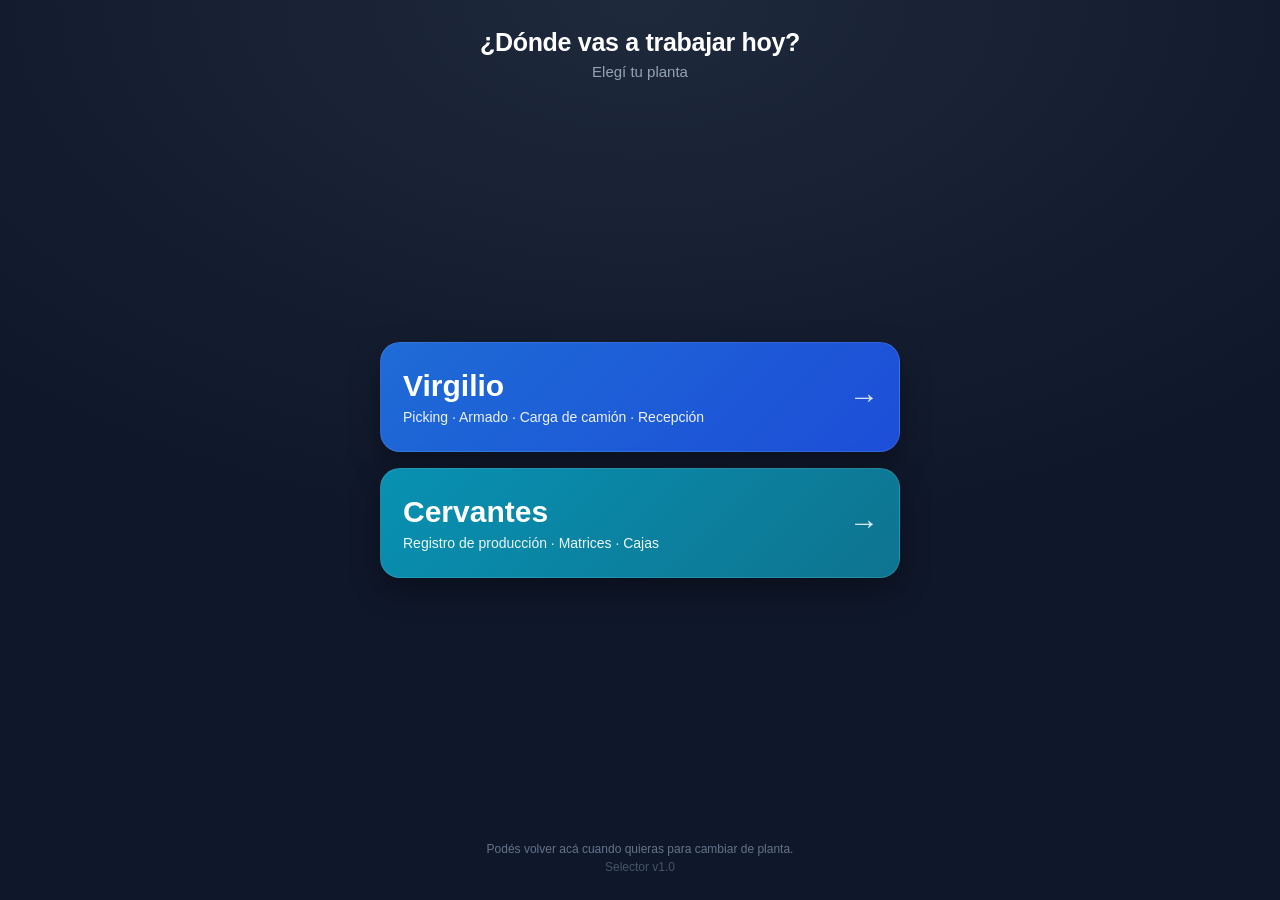
<file: selector/index.html>
<!DOCTYPE html>
<html lang="es-AR">
<head>
  <meta charset="UTF-8">
  <meta name="viewport" content="width=device-width, initial-scale=1, viewport-fit=cover">
  <title>Producción — Elegí tu planta</title>
  <meta name="theme-color" content="#0f172a">
  <link rel="manifest" href="manifest.json">
  <link rel="apple-touch-icon" href="icon.svg">
  <meta name="apple-mobile-web-app-capable" content="yes">
  <meta name="apple-mobile-web-app-status-bar-style" content="black-translucent">
  <meta name="apple-mobile-web-app-title" content="Producción">
  <style>
    :root{
      --bg:#0f172a; --card-vir-a:#1e6bd6; --card-vir-b:#1d4ed8;
      --card-cer-a:#0891b2; --card-cer-b:#0e7490; --ink:#fff;
    }
    *{ box-sizing:border-box; -webkit-tap-highlight-color:transparent; }
    html,body{ margin:0; height:100%; }
    body{
      font-family:-apple-system,BlinkMacSystemFont,"Segoe UI",Roboto,sans-serif;
      background:radial-gradient(120% 100% at 50% 0%, #1e293b 0%, var(--bg) 60%);
      color:var(--ink); min-height:100dvh;
      padding:calc(env(safe-area-inset-top) + 28px) 18px calc(env(safe-area-inset-bottom) + 24px);
      display:flex; flex-direction:column;
    }
    header{ text-align:center; margin-bottom:22px; }
    h1{ font-size:25px; font-weight:800; margin:0 0 6px; letter-spacing:-.3px; }
    .sub{ font-size:15px; color:#94a3b8; margin:0; }
    .cards{ display:flex; flex-direction:column; gap:16px; flex:1; justify-content:center; max-width:520px; width:100%; margin:0 auto; }
    .card{
      display:block; text-decoration:none; color:var(--ink);
      border-radius:20px; padding:26px 22px; position:relative;
      box-shadow:0 12px 30px rgba(0,0,0,.35); transition:transform .08s ease;
      border:1px solid rgba(255,255,255,.10);
    }
    .card:active{ transform:scale(.975); }
    .card.vir{ background:linear-gradient(135deg, var(--card-vir-a), var(--card-vir-b)); }
    .card.cer{ background:linear-gradient(135deg, var(--card-cer-a), var(--card-cer-b)); }
    .card-name{ font-size:30px; font-weight:800; margin:0; }
    .card-desc{ font-size:14px; opacity:.92; margin:6px 0 0; }
    .card-go{ position:absolute; right:20px; top:50%; transform:translateY(-50%); font-size:30px; opacity:.85; }
    .badge{
      position:absolute; top:14px; right:16px; background:rgba(255,255,255,.95); color:#0f172a;
      font-size:11px; font-weight:800; padding:3px 9px; border-radius:999px; letter-spacing:.3px;
      display:none;
    }
    .card.last .badge{ display:inline-block; }
    .card.last{ outline:2px solid rgba(255,255,255,.55); outline-offset:2px; }
    footer{ text-align:center; margin-top:22px; color:#64748b; font-size:12px; line-height:1.5; }
    .ver{ color:#475569; }
  </style>
</head>
<body>
  <header>
    <h1>¿Dónde vas a trabajar hoy?</h1>
    <p class="sub">Elegí tu planta</p>
  </header>

  <main class="cards">
    <a class="card vir" id="cardVir" href="../" onclick="recordar('virgilio')">
      <span class="badge">Última vez</span>
      <p class="card-name">Virgilio</p>
      <p class="card-desc">Picking · Armado · Carga de camión · Recepción</p>
      <span class="card-go">→</span>
    </a>
    <a class="card cer" id="cardCer" href="../cervantes/" onclick="recordar('cervantes')">
      <span class="badge">Última vez</span>
      <p class="card-name">Cervantes</p>
      <p class="card-desc">Registro de producción · Matrices · Cajas</p>
      <span class="card-go">→</span>
    </a>
  </main>

  <footer>
    Podés volver acá cuando quieras para cambiar de planta.<br>
    <span class="ver">Selector v1.0</span>
  </footer>

  <script>
    /* Las dos apps viven en este mismo repo: Virgilio en la raíz (../) y Cervantes
       en ../cervantes/. El selector solo linkea a esas subcarpetas. */
    var LS_KEY = "appprod_ultima_planta";

    function recordar(planta){ try { localStorage.setItem(LS_KEY, planta); } catch(e){} }
    /* Marca con "Última vez" la planta usada la última vez (ayuda visual; NO
       redirige solo, porque la asignación puede cambiar día a día). */
    (function(){
      try {
        var u = localStorage.getItem(LS_KEY);
        if (u === "virgilio") document.getElementById("cardVir").classList.add("last");
        else if (u === "cervantes") document.getElementById("cardCer").classList.add("last");
      } catch(e){}
    })();
    /* Service worker (scope acotado a /selector/). No cachea nada. */
    if ("serviceWorker" in navigator) {
      window.addEventListener("load", function(){
        navigator.serviceWorker.register("sw.js").catch(function(){});
      });
    }
  </script>
</body>
</html>
</file>
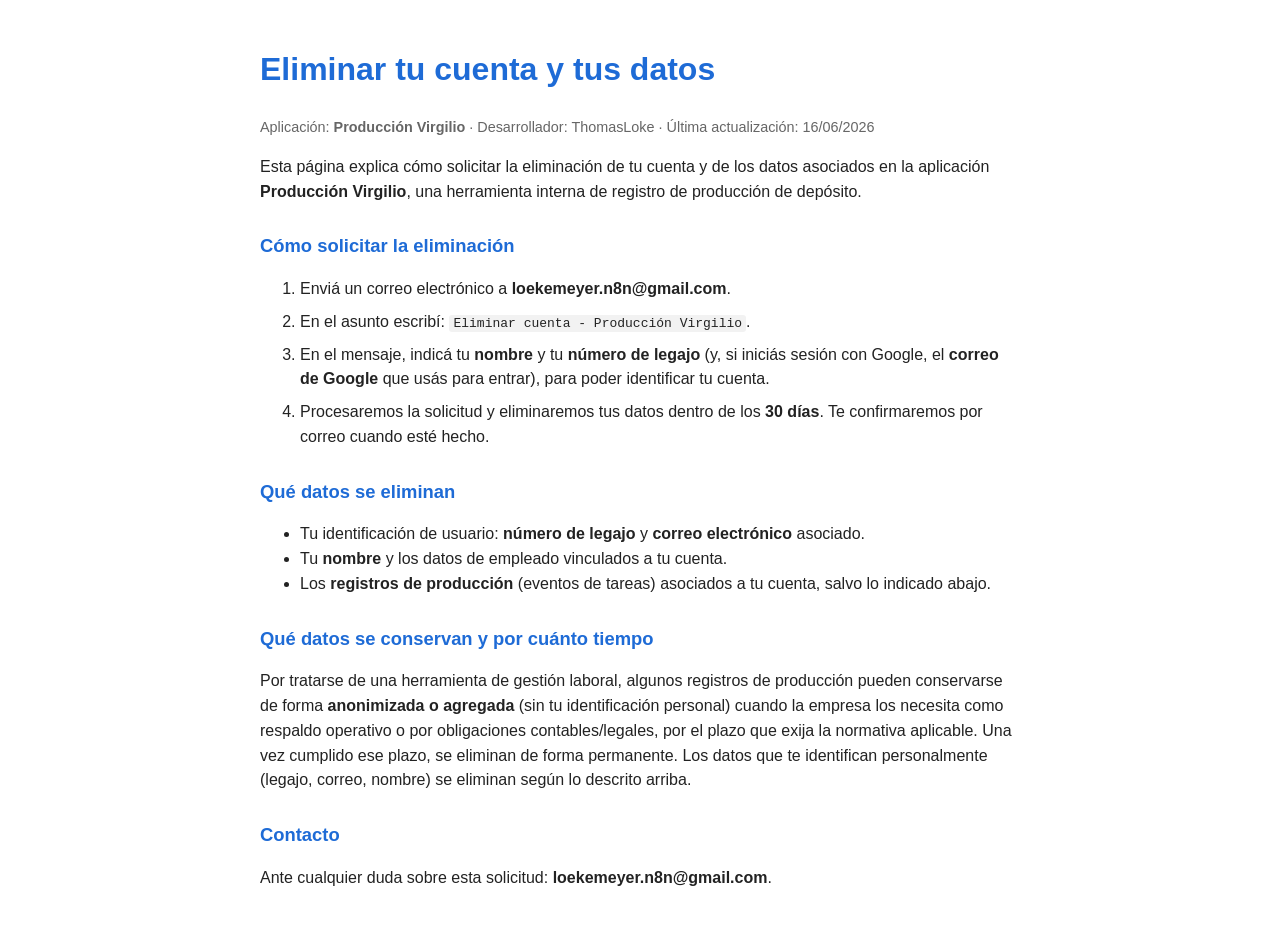
<file: eliminar-cuenta.html>
<!DOCTYPE html>
<html lang="es">
<head>
<meta charset="UTF-8">
<meta name="viewport" content="width=device-width, initial-scale=1.0">
<title>Eliminar cuenta y datos — Producción Virgilio</title>
<style>
  body { font-family: Arial, sans-serif; max-width: 760px; margin: 0 auto; padding: 24px; line-height: 1.55; color: #222; }
  h1 { color: #1e6bd6; }
  h2 { color: #1e6bd6; margin-top: 28px; font-size: 1.15em; }
  code { background: #f2f2f2; padding: 1px 4px; border-radius: 3px; }
  .fecha { color: #666; font-size: .9em; }
  ol li { margin-bottom: 8px; }
</style>
</head>
<body>
  <h1>Eliminar tu cuenta y tus datos</h1>
  <p class="fecha">Aplicación: <strong>Producción Virgilio</strong> · Desarrollador: ThomasLoke ·
  Última actualización: 16/06/2026</p>

  <p>Esta página explica cómo solicitar la eliminación de tu cuenta y de los datos
  asociados en la aplicación <strong>Producción Virgilio</strong>, una herramienta
  interna de registro de producción de depósito.</p>

  <h2>Cómo solicitar la eliminación</h2>
  <ol>
    <li>Enviá un correo electrónico a <strong>loekemeyer.n8n@gmail.com</strong>.</li>
    <li>En el asunto escribí: <code>Eliminar cuenta - Producción Virgilio</code>.</li>
    <li>En el mensaje, indicá tu <strong>nombre</strong> y tu <strong>número de
    legajo</strong> (y, si iniciás sesión con Google, el <strong>correo de Google</strong>
    que usás para entrar), para poder identificar tu cuenta.</li>
    <li>Procesaremos la solicitud y eliminaremos tus datos dentro de los
    <strong>30 días</strong>. Te confirmaremos por correo cuando esté hecho.</li>
  </ol>

  <h2>Qué datos se eliminan</h2>
  <ul>
    <li>Tu identificación de usuario: <strong>número de legajo</strong> y
    <strong>correo electrónico</strong> asociado.</li>
    <li>Tu <strong>nombre</strong> y los datos de empleado vinculados a tu cuenta.</li>
    <li>Los <strong>registros de producción</strong> (eventos de tareas) asociados a
    tu cuenta, salvo lo indicado abajo.</li>
  </ul>

  <h2>Qué datos se conservan y por cuánto tiempo</h2>
  <p>Por tratarse de una herramienta de gestión laboral, algunos registros de
  producción pueden conservarse de forma <strong>anonimizada o agregada</strong>
  (sin tu identificación personal) cuando la empresa los necesita como respaldo
  operativo o por obligaciones contables/legales, por el plazo que exija la
  normativa aplicable. Una vez cumplido ese plazo, se eliminan de forma permanente.
  Los datos que te identifican personalmente (legajo, correo, nombre) se eliminan
  según lo descrito arriba.</p>

  <h2>Contacto</h2>
  <p>Ante cualquier duda sobre esta solicitud: <strong>loekemeyer.n8n@gmail.com</strong>.</p>
</body>
</html>
</file>
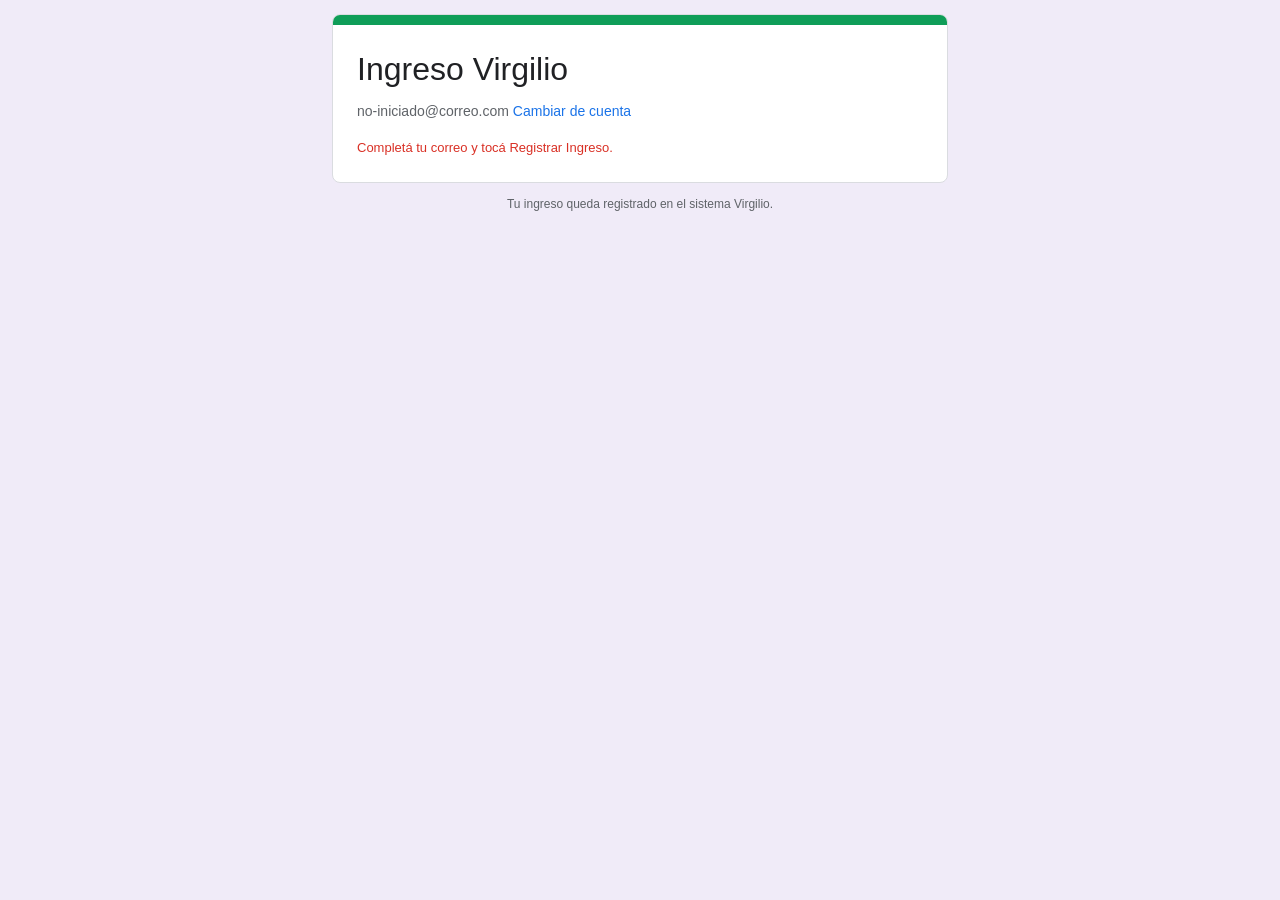
<file: fichada.html>
<!doctype html>
<html lang="es">
  <head>
    <meta charset="utf-8" />
    <meta name="viewport" content="width=device-width, initial-scale=1" />
    <title>Ingreso Virgilio</title>
    <link rel="stylesheet" href="fichada.css" />
  </head>
  <body>
    <main class="form-wrap">
      <article class="form-card form-card--title">
        <div class="form-card__accent"></div>
        <div class="form-card__body">
          <h1 class="form-title">Ingreso Virgilio</h1>
          <p class="form-account">
            <span id="user-email">no-iniciado@correo.com</span>
            <button type="button" id="change-account" class="link">Cambiar de cuenta</button>
          </p>
          <p class="form-required-note">Completá tu correo y tocá Registrar Ingreso.</p>
        </div>
      </article>

      <form id="fichada-form" autocomplete="off" novalidate>
        <article class="form-card">
          <div class="form-card__body">
            <label class="question-label" for="email-input">
              Correo electrónico <span class="req">*</span>
            </label>
            <input
              id="email-input"
              type="email"
              class="text-input"
              placeholder="tu.correo@ejemplo.com"
              required
            />
            <label class="checkbox-row">
              <input type="checkbox" id="remember-email" />
              <span>Recordar este correo en este dispositivo</span>
            </label>
            <p class="error-msg" id="email-error" hidden>Ingresá un correo válido.</p>
          </div>
        </article>

        <div class="form-actions">
          <button type="submit" class="btn-primary" id="submit-btn">Registrar Ingreso</button>
          <button type="button" class="btn-link" id="clear-btn">Borrar formulario</button>
        </div>

        <p class="form-status" id="form-status" role="status" aria-live="polite"></p>
      </form>

      <footer class="form-footer">
        <p>Tu ingreso queda registrado en el sistema Virgilio.</p>
      </footer>
    </main>

    <script src="fichada-config.js"></script>
    <script src="fichada-totp.js"></script>
    <script src="fichada.js"></script>
  </body>
</html>
</file>
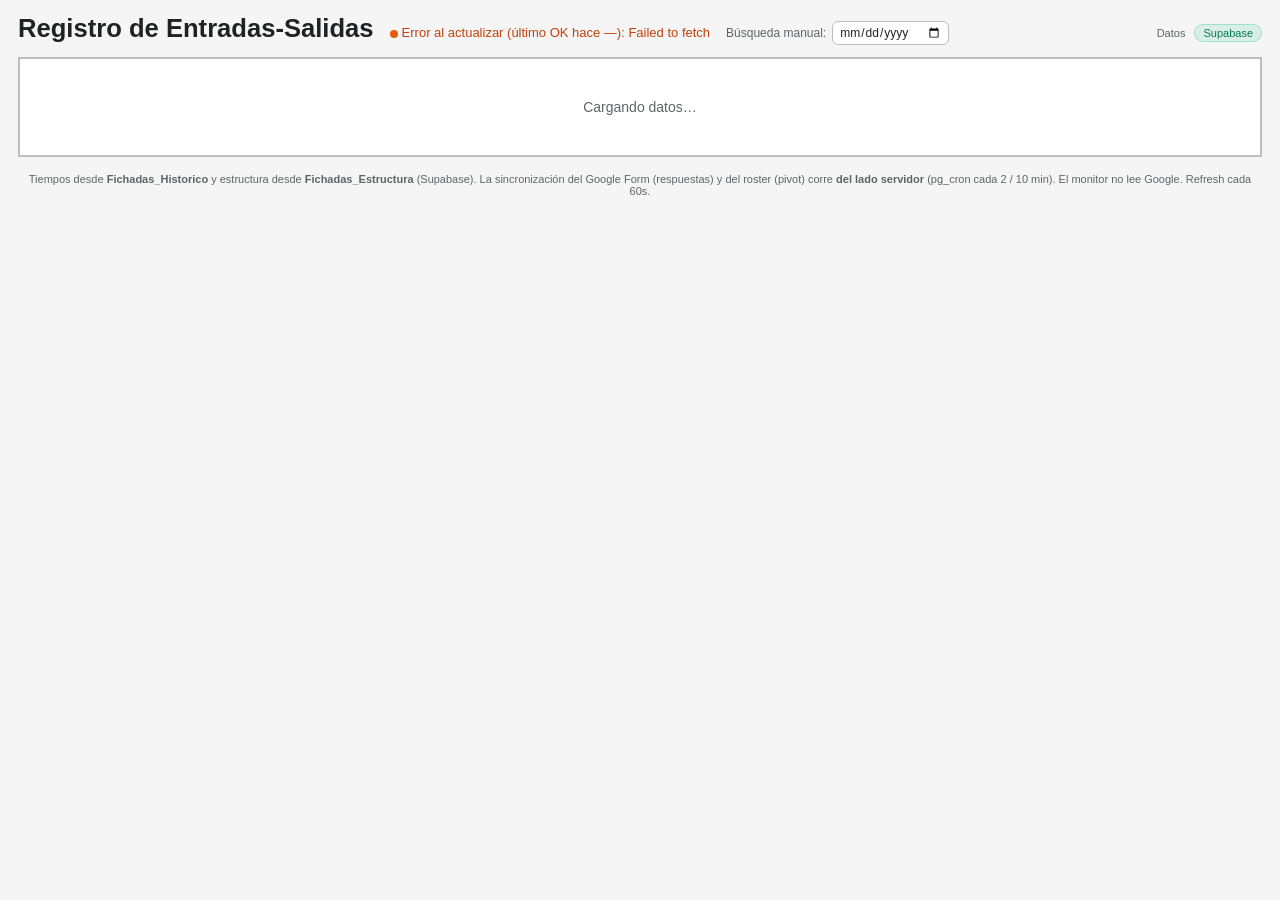
<file: fichadas-monitor.html>
<!doctype html>
<html lang="es">
<head>
  <meta charset="utf-8" />
  <meta name="viewport" content="width=device-width, initial-scale=1" />
  <title>Monitor Fichadas Esnaola — Virgilio</title>
  <style>
    /* ============================================================
       Estética estilo Google Sheets: gridlines finas grises, headers
       de columna en gris claro, secciones en gris medio centradas.
       Pensado para TV (32") y desktop. Responsivo para mobile abajo.
       ============================================================ */
    :root {
      --grid: #bdbdbd;
      --grid-strong: #757575;
      --bg: #f5f5f5;
      --bg-card: #ffffff;
      --bg-section: #d0d0d0;
      --bg-section-virgilio: #c8e6c9;     /* verde clarito para resaltar Virgilio */
      --bg-header: #ecebeb;
      --bg-spacer: #f5f5f5;
      --text: #202124;
      --text-muted: #5f6368;
      --accent: #1a73e8;
      --supabase: #3ecf8e;                 /* color brand de Supabase, marker */
    }
    * { box-sizing: border-box; }
    html, body { margin: 0; padding: 0; background: var(--bg); color: var(--text); }
    body {
      font-family: -apple-system, BlinkMacSystemFont, "Segoe UI", Roboto, Arial, sans-serif;
      padding: 14px 18px 32px;
    }
    header {
      display: flex; align-items: baseline; gap: 16px; flex-wrap: wrap;
      margin-bottom: 12px;
    }
    h1 {
      margin: 0;
      font-size: clamp(18px, 2vw, 26px);
      font-weight: 600;
    }
    #meta {
      font-size: 13px;
      color: var(--text-muted);
    }
    #meta.stale { color: #c2410c; }
    #meta .dot {
      display: inline-block; width: 8px; height: 8px; border-radius: 50%;
      background: #16a34a; margin-right: 4px; vertical-align: middle;
    }
    #meta.stale .dot { background: #ea580c; }
    #manualWrap {
      font-size: 12px; color: var(--text-muted);
      display: inline-flex; align-items: center; gap: 6px;
    }
    #manualDate {
      font: inherit; padding: 3px 6px; border: 1px solid var(--grid);
      border-radius: 6px; color: var(--text);
    }
    #legend {
      font-size: 11px;
      color: var(--text-muted);
      margin-left: auto;
    }
    #legend .pill {
      display: inline-block; padding: 2px 8px; border-radius: 999px;
      font-weight: 500; margin-left: 6px;
      background: rgba(62, 207, 142, 0.15); color: #047857;
      border: 1px solid rgba(62, 207, 142, 0.4);
    }

    .wrap {
      background: var(--bg-card);
      border: 1px solid var(--grid);
      overflow-x: auto;
    }
    table {
      border-collapse: collapse;
      width: 100%;
      table-layout: fixed;
      font-size: clamp(11px, 1.1vw, 14px);
    }
    th, td {
      border: 1px solid var(--grid);
      padding: 4px 8px;
      text-align: left;
      vertical-align: middle;
      white-space: nowrap;
      overflow: hidden;
      text-overflow: ellipsis;
    }
    /* Headers de columnas */
    thead th {
      background: var(--bg-header);
      font-weight: 600;
      text-align: center;
      border-color: var(--grid-strong);
      color: var(--text);
    }
    thead th.day-group {
      background: #e3e3e3;
      border-bottom: 2px solid var(--grid-strong);
    }
    thead th.day-date {
      background: #efefef;
      font-weight: 500;
      color: var(--text-muted);
    }
    /* Section headers (Pellegrini, Esnaola, Virgilio, etc.) */
    tr.section-row td {
      background: var(--bg-section);
      text-align: center;
      font-weight: 600;
      font-size: clamp(12px, 1.2vw, 15px);
      letter-spacing: 0.2px;
      padding: 6px 8px;
      color: #1a1a1a;
    }
    tr.section-row.virgilio td {
      background: var(--bg-section-virgilio);
    }
    /* Spacer rows */
    tr.spacer-row td {
      background: var(--bg-spacer);
      padding: 0;
      height: 8px;
      border-left: none;
      border-right: none;
    }
    /* Employee rows */
    tr.emp-row td.col-email {
      color: var(--accent);
      text-decoration: none;
    }
    tr.emp-row td.col-empresa,
    tr.emp-row td.col-leg {
      text-align: center;
      color: var(--text-muted);
    }
    tr.emp-row td.col-leg { font-weight: 600; color: var(--text); }
    tr.emp-row td.col-nombre { font-weight: 500; }
    tr.emp-row td.col-time {
      text-align: center;
      font-variant-numeric: tabular-nums;
      font-family: ui-monospace, SFMono-Regular, Menlo, monospace;
      font-size: 0.95em;
    }
    tr.emp-row td.col-time.empty { color: #bdbdbd; }
    tr.emp-row td.col-sep {
      background: var(--bg-spacer);
      border-top: none;
      border-bottom: none;
      padding: 0;
      width: 8px;
    }
    thead th.col-sep {
      background: var(--bg-spacer);
      border-top: none;
      border-bottom: none;
      padding: 0;
      width: 8px;
    }
    /* highlight today's date */
    thead th.day-date.today { background: #d2e3fc; color: #174ea6; }

    /* col widths para que se vea ordenado */
    col.col-email   { width: 18%; }
    col.col-empresa { width: 8%; }
    col.col-leg     { width: 5%; }
    col.col-nombre  { width: 13%; }
    col.col-time    { width: 4.5%; }
    col.col-sep     { width: 8px; }

    .empty-state {
      padding: 40px;
      text-align: center;
      color: var(--text-muted);
      font-size: 14px;
    }
    .error-state {
      padding: 16px;
      background: #fef2f2;
      border: 1px solid #fecaca;
      color: #991b1b;
      border-radius: 6px;
      margin: 12px 0;
      font-size: 13px;
    }
    footer {
      margin-top: 16px;
      font-size: 11px;
      color: var(--text-muted);
      text-align: center;
    }
    footer a { color: var(--accent); }

    @media (max-width: 700px) {
      body { padding: 8px; }
      table { font-size: 10px; }
      th, td { padding: 3px 4px; }
      #legend { display: none; }
    }
  </style>
</head>
<body>
  <header>
    <h1>Registro de Entradas-Salidas</h1>
    <span id="meta"><span class="dot"></span>Cargando…</span>
    <span id="manualWrap">Búsqueda manual: <input type="date" id="manualDate" onchange="load()"></span>
    <span id="legend">
      Datos <span class="pill">Supabase</span>
    </span>
  </header>

  <div class="wrap">
    <table id="grid">
      <colgroup>
        <col class="col-email" />
        <col class="col-empresa" />
        <col class="col-leg" />
        <col class="col-nombre" />
        <col class="col-time" /><col class="col-time" /><col class="col-time" /><col class="col-time" />
        <col class="col-sep" />
        <col class="col-time" /><col class="col-time" /><col class="col-time" /><col class="col-time" />
        <col class="col-sep" />
        <col class="col-time" /><col class="col-time" /><col class="col-time" /><col class="col-time" />
      </colgroup>
      <thead id="grid-head"></thead>
      <tbody id="grid-body">
        <tr><td colspan="18" class="empty-state">Cargando datos…</td></tr>
      </tbody>
    </table>
  </div>

  <footer>
    Tiempos desde <b>Fichadas_Historico</b> y estructura desde <b>Fichadas_Estructura</b> (Supabase).
    La sincronización del Google Form (respuestas) y del roster (pivot) corre <b>del lado servidor</b>
    (pg_cron cada 2 / 10 min). El monitor no lee Google. Refresh cada 60s.
  </footer>

  <script>
    // ============================================================
    // Monitor de Fichadas — 100% Supabase (v5.34)
    // ------------------------------------------------------------
    // Tiempos: tabla Fichadas_Historico (indexada por email).
    // Estructura (secciones, roster, empresas, legajos, nombres):
    //   tabla Fichadas_Estructura.
    //
    // Ya NO se lee ninguna hoja de Google desde el navegador. Las
    // dos hojas (respuestas del Google Form y el pivot con el roster)
    // se sincronizan a Supabase del lado SERVIDOR con pg_cron +
    // la extensión http de Postgres:
    //   - sync_fichadas_respuestas()  -> Fichadas_Historico (cada 2')
    //   - sync_fichadas_estructura()  -> Fichadas_Estructura (cada 10')
    //
    // Las fechas Hoy / Día Anterior se calculan acá (hora AR); la
    // "Búsqueda Manual" es el <input type=date> del encabezado.
    // ============================================================

    const REFRESH_MS = 60000;

    const SUPABASE_URL = "https://hrxfctzncixxqmpfhskv.supabase.co";
    const SUPABASE_KEY = "sb_publishable_BqpAgZH6ty-9wft10_YMhw_0rcIPuWT";
    const HISTORICO_ENDPOINT   = SUPABASE_URL + "/rest/v1/Fichadas_Historico";
    const ESTRUCTURA_ENDPOINT  = SUPABASE_URL + "/rest/v1/Fichadas_Estructura";
    const SUPABASE_HEADERS = {
      "apikey":        SUPABASE_KEY,
      "Authorization": "Bearer " + SUPABASE_KEY
    };

    let lastOkTs = null;

    // ---- Fechas en hora Argentina (UTC-3 fijo) ----
    function ymdAR(ms)   { return new Date(ms - 3 * 3600 * 1000).toISOString().slice(0, 10); }
    function fmtDMY(ymd) { if (!ymd) return "—"; const p = ymd.split("-"); return p[2] + "/" + p[1] + "/" + p[0].slice(2); }

    // ---- Estructura (roster) desde Supabase, cacheada 5 min ----
    let _structCache = null;
    let _structCacheTs = 0;
    const STRUCT_TTL = 5 * 60 * 1000;
    async function getStructure() {
      const now = Date.now();
      if (_structCache && now - _structCacheTs < STRUCT_TTL) return _structCache;
      const url = ESTRUCTURA_ENDPOINT +
        "?select=orden,tipo,seccion,email,empresa,leg,nombre,es_virgilio" +
        "&order=orden.asc&limit=5000";
      const r = await fetch(url, { headers: SUPABASE_HEADERS, cache: "no-store" });
      if (!r.ok) throw new Error("Fichadas_Estructura HTTP " + r.status);
      const rows = await r.json();
      const items = rows.map(row => {
        if (row.tipo === "spacer") return { type: "spacer" };
        if (row.tipo === "section") return { type: "section", text: row.seccion || "", isVirgilio: !!row.es_virgilio };
        return {
          type: "emp",
          email: row.email || "",
          empresa: row.empresa || "",
          legSheet: row.leg || "",
          nombre: row.nombre || "",
          isVirgilio: !!row.es_virgilio
        };
      });
      _structCache = { items };
      _structCacheTs = now;
      return _structCache;
    }

    // Trae para un dia (YYYY-MM-DD) un mapa email -> { entrada, ci, ct, salida }
    // con objetos Date (o null). Lee Fichadas_Historico indexado por email.
    async function fetchSupabaseTimesForDate(dateStr) {
      if (!dateStr) return new Map();
      const dayStart = new Date(dateStr + "T00:00:00-03:00").toISOString();
      const dayEnd   = new Date(dateStr + "T23:59:59-03:00").toISOString();

      const url = HISTORICO_ENDPOINT +
        "?ts_evento=gte." + encodeURIComponent(dayStart) +
        "&ts_evento=lte." + encodeURIComponent(dayEnd) +
        "&order=ts_evento.asc" +
        "&limit=10000" +
        "&select=email,evento,ts_evento";

      const r = await fetch(url, { headers: SUPABASE_HEADERS });
      if (!r.ok) throw new Error("Historico HTTP " + r.status);
      const data = await r.json();

      const byEmail = new Map();
      const row = (em) => {
        const k = String(em).toLowerCase().trim();
        if (!byEmail.has(k)) byEmail.set(k, { entrada: null, ci: null, ct: null, salida: null });
        return byEmail.get(k);
      };

      for (const ev of data) {
        if (!ev.email) continue;
        const r0 = row(ev.email);
        const t = new Date(ev.ts_evento);
        switch (ev.evento) {
          case "Entrada":       if (!r0.entrada || t < r0.entrada) r0.entrada = t; break;
          case "Comida Inicia": if (!r0.ci      || t < r0.ci)      r0.ci      = t; break;
          case "Comida Termina":if (!r0.ct      || t > r0.ct)      r0.ct      = t; break;
          case "Salida":        if (!r0.salida  || t > r0.salida)  r0.salida  = t; break;
        }
      }
      return byEmail;
    }

    async function load() {
      const meta = document.getElementById("meta");
      try {
        // 1) Estructura (roster) desde Supabase (cacheada 5 min)
        const struct = await getStructure();

        // 2) Fechas: Hoy y Día Anterior en hora AR; Manual = input
        const manualVal = (document.getElementById("manualDate") || {}).value || "";
        const dates = {
          hoy:      ymdAR(Date.now()),
          anterior: ymdAR(Date.now() - 86400000),
          manual:   manualVal || null
        };
        const parsed = {
          labels:   { hoy: "Hoy", anterior: "Día Anterior", manual: "Búsqueda Manual" },
          dates:    dates,
          rawDates: { hoy: fmtDMY(dates.hoy), anterior: fmtDMY(dates.anterior), manual: fmtDMY(dates.manual) },
          items:    struct.items
        };

        // 3) Leer Fichadas_Historico para las fechas visibles (paralelo)
        const sbResults = await Promise.all([
          fetchSupabaseTimesForDate(dates.hoy),
          fetchSupabaseTimesForDate(dates.anterior),
          dates.manual ? fetchSupabaseTimesForDate(dates.manual) : Promise.resolve(new Map())
        ]);
        const sbByDate = { hoy: sbResults[0], anterior: sbResults[1], manual: sbResults[2] };

        // 4) Render
        render(parsed, sbByDate);

        lastOkTs = Date.now();
        meta.classList.remove("stale");
        meta.innerHTML = `<span class="dot"></span>Actualizado ${nowHHMM()}`;
      } catch (e) {
        meta.classList.add("stale");
        const age = lastOkTs ? Math.round((Date.now() - lastOkTs) / 1000) + "s" : "—";
        meta.innerHTML = `<span class="dot"></span>Error al actualizar (último OK hace ${age}): ${escapeHtml(e.message || e)}`;
        console.error("[fichadas-monitor]", e);
      }
    }

    // ============================================================
    // Render
    // ============================================================
    function render(parsed, sbByDate) {
      const head = document.getElementById("grid-head");
      head.innerHTML = `
        <tr>
          <th rowspan="3">EMAIL</th>
          <th rowspan="3">Empresa</th>
          <th rowspan="3">Leg</th>
          <th rowspan="3">NOMBRE</th>
          <th colspan="4" class="day-group">${escapeHtml(parsed.labels.hoy)}</th>
          <th rowspan="3" class="col-sep"></th>
          <th colspan="4" class="day-group">${escapeHtml(parsed.labels.anterior)}</th>
          <th rowspan="3" class="col-sep"></th>
          <th colspan="4" class="day-group">${escapeHtml(parsed.labels.manual)}</th>
        </tr>
        <tr>
          <th colspan="4" class="day-date today">${escapeHtml(parsed.rawDates.hoy)}</th>
          <th colspan="4" class="day-date">${escapeHtml(parsed.rawDates.anterior)}</th>
          <th colspan="4" class="day-date">${escapeHtml(parsed.rawDates.manual)}</th>
        </tr>
        <tr>
          <th>Entrada</th><th>Comida<br>Inicia</th><th>Comida<br>Termina</th><th>Salida</th>
          <th>Entrada</th><th>Comida<br>Inicia</th><th>Comida<br>Termina</th><th>Salida</th>
          <th>Entrada</th><th>Comida<br>Inicia</th><th>Comida<br>Termina</th><th>Salida</th>
        </tr>`;

      const body = document.getElementById("grid-body");
      let html = "";
      for (const it of parsed.items) {
        if (it.type === "spacer") {
          html += `<tr class="spacer-row"><td colspan="18"></td></tr>`;
          continue;
        }
        if (it.type === "section") {
          const cls = it.isVirgilio ? "section-row virgilio" : "section-row";
          html += `<tr class="${cls}"><td colspan="18">${escapeHtml(it.text)}</td></tr>`;
          continue;
        }
        // emp row — tiempos por email desde Fichadas_Historico
        const emailKey = String(it.email).toLowerCase().trim();
        const timesForDate = (d) => sbRowToTimes(sbByDate[d].get(emailKey));
        const cellsForDate = (d) => {
          const t = timesForDate(d);
          const cell = (val) => val
            ? `<td class="col-time">${escapeHtml(val)}</td>`
            : `<td class="col-time empty">—</td>`;
          return cell(t.entrada) + cell(t.ci) + cell(t.ct) + cell(t.salida);
        };
        html += `
          <tr class="emp-row">
            <td class="col-email">${escapeHtml(it.email)}</td>
            <td class="col-empresa">${escapeHtml(it.empresa)}</td>
            <td class="col-leg">${escapeHtml(it.legSheet)}</td>
            <td class="col-nombre">${escapeHtml(it.nombre)}</td>
            ${cellsForDate("hoy")}
            <td class="col-sep"></td>
            ${cellsForDate("anterior")}
            <td class="col-sep"></td>
            ${cellsForDate("manual")}
          </tr>`;
      }
      body.innerHTML = html || `<tr><td colspan="18" class="empty-state">Sin datos.</td></tr>`;
    }
    function sbRowToTimes(row) {
      if (!row) return { entrada: "", ci: "", ct: "", salida: "" };
      return {
        entrada: row.entrada ? hhmm(row.entrada) : "",
        ci:      row.ci      ? hhmm(row.ci)      : "",
        ct:      row.ct      ? hhmm(row.ct)      : "",
        salida:  row.salida  ? hhmm(row.salida)  : ""
      };
    }
    function hhmm(d) {
      if (!(d instanceof Date) || isNaN(d.getTime())) return "";
      try {
        return d.toLocaleTimeString("es-AR", {
          hour: "2-digit", minute: "2-digit",
          timeZone: "America/Argentina/Buenos_Aires"
        });
      } catch (_e) {
        return d.toISOString().slice(11, 16);
      }
    }

    // ============================================================
    // Helpers
    // ============================================================
    function escapeHtml(s) {
      return String(s == null ? "" : s)
        .replace(/&/g, "&amp;")
        .replace(/</g, "&lt;")
        .replace(/>/g, "&gt;")
        .replace(/"/g, "&quot;")
        .replace(/'/g, "&#39;");
    }

    function nowHHMM() {
      const d = new Date();
      return String(d.getHours()).padStart(2, "0") + ":" +
             String(d.getMinutes()).padStart(2, "0");
    }

    load();
    setInterval(load, REFRESH_MS);
  </script>
</body>
</html>
</file>
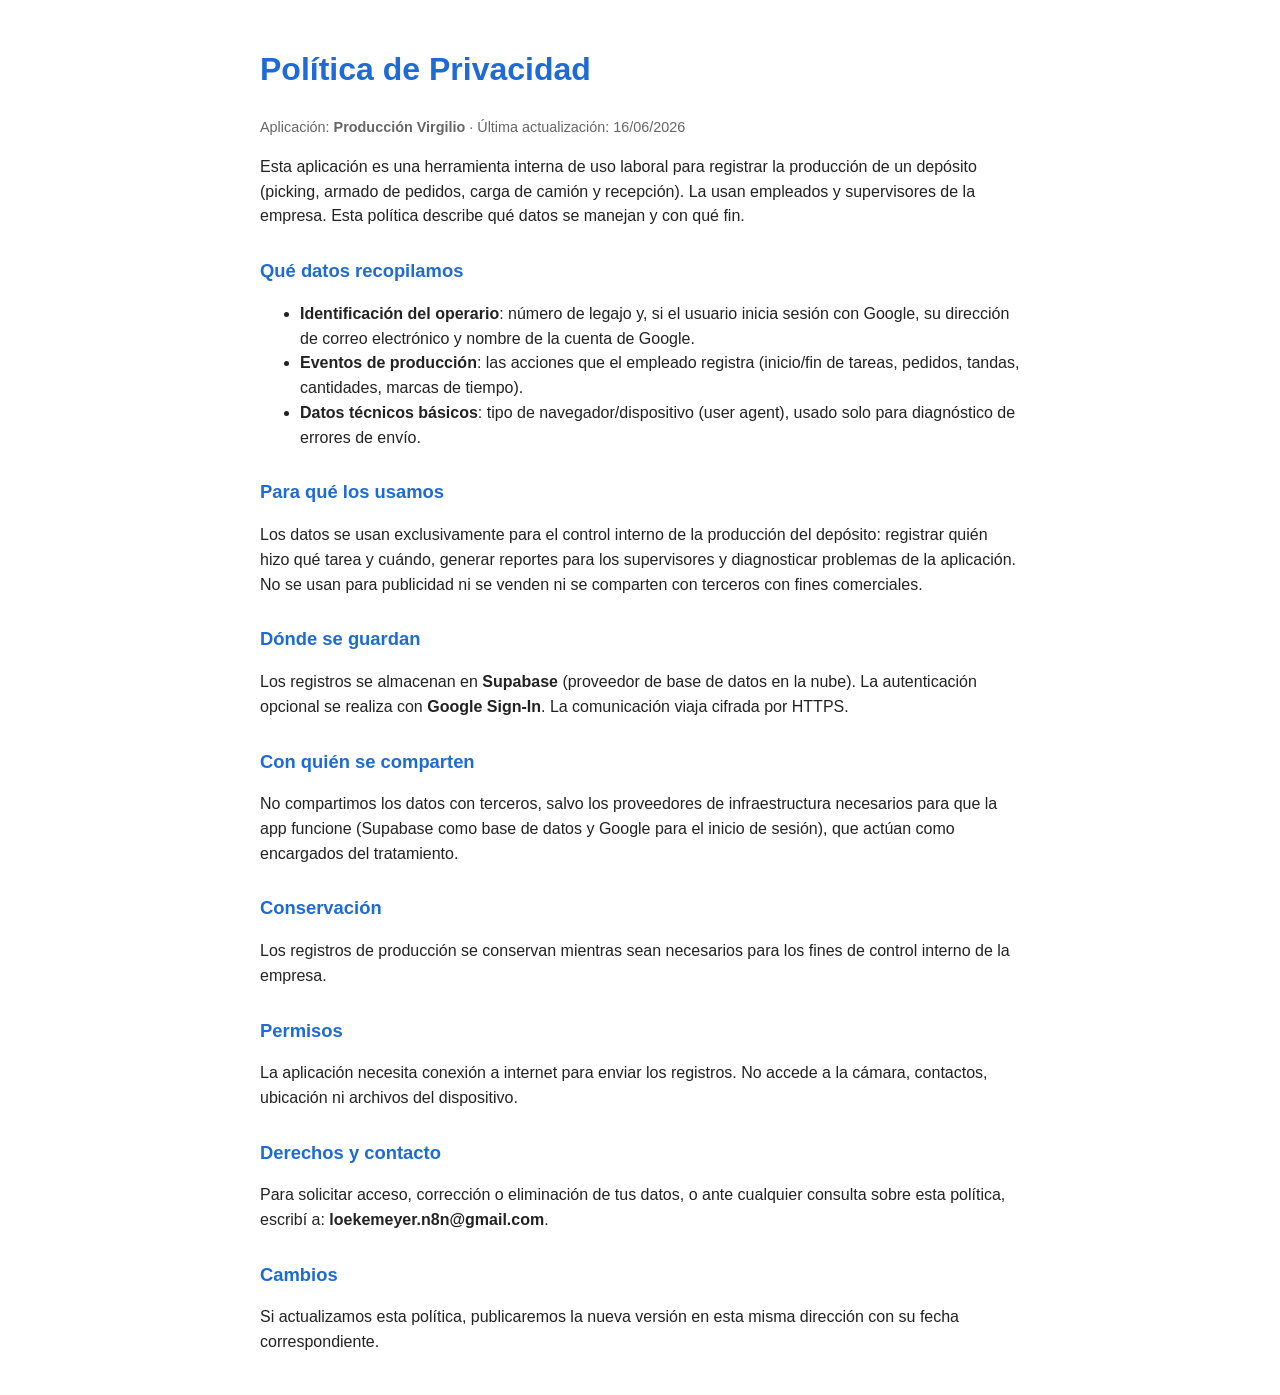
<file: privacy.html>
<!DOCTYPE html>
<html lang="es">
<head>
<meta charset="UTF-8">
<meta name="viewport" content="width=device-width, initial-scale=1.0">
<title>Política de Privacidad — Producción Virgilio</title>
<style>
  body { font-family: Arial, sans-serif; max-width: 760px; margin: 0 auto; padding: 24px; line-height: 1.55; color: #222; }
  h1 { color: #1e6bd6; }
  h2 { color: #1e6bd6; margin-top: 28px; font-size: 1.15em; }
  code { background: #f2f2f2; padding: 1px 4px; border-radius: 3px; }
  .fecha { color: #666; font-size: .9em; }
</style>
</head>
<body>
  <h1>Política de Privacidad</h1>
  <p class="fecha">Aplicación: <strong>Producción Virgilio</strong> · Última actualización: 16/06/2026</p>

  <p>Esta aplicación es una herramienta interna de uso laboral para registrar la
  producción de un depósito (picking, armado de pedidos, carga de camión y
  recepción). La usan empleados y supervisores de la empresa. Esta política
  describe qué datos se manejan y con qué fin.</p>

  <h2>Qué datos recopilamos</h2>
  <ul>
    <li><strong>Identificación del operario</strong>: número de legajo y, si el
    usuario inicia sesión con Google, su dirección de correo electrónico y nombre
    de la cuenta de Google.</li>
    <li><strong>Eventos de producción</strong>: las acciones que el empleado
    registra (inicio/fin de tareas, pedidos, tandas, cantidades, marcas de tiempo).</li>
    <li><strong>Datos técnicos básicos</strong>: tipo de navegador/dispositivo
    (user agent), usado solo para diagnóstico de errores de envío.</li>
  </ul>

  <h2>Para qué los usamos</h2>
  <p>Los datos se usan exclusivamente para el control interno de la producción
  del depósito: registrar quién hizo qué tarea y cuándo, generar reportes para
  los supervisores y diagnosticar problemas de la aplicación. No se usan para
  publicidad ni se venden ni se comparten con terceros con fines comerciales.</p>

  <h2>Dónde se guardan</h2>
  <p>Los registros se almacenan en <strong>Supabase</strong> (proveedor de base
  de datos en la nube). La autenticación opcional se realiza con
  <strong>Google Sign-In</strong>. La comunicación viaja cifrada por HTTPS.</p>

  <h2>Con quién se comparten</h2>
  <p>No compartimos los datos con terceros, salvo los proveedores de
  infraestructura necesarios para que la app funcione (Supabase como base de
  datos y Google para el inicio de sesión), que actúan como encargados del
  tratamiento.</p>

  <h2>Conservación</h2>
  <p>Los registros de producción se conservan mientras sean necesarios para los
  fines de control interno de la empresa.</p>

  <h2>Permisos</h2>
  <p>La aplicación necesita conexión a internet para enviar los registros. No
  accede a la cámara, contactos, ubicación ni archivos del dispositivo.</p>

  <h2>Derechos y contacto</h2>
  <p>Para solicitar acceso, corrección o eliminación de tus datos, o ante
  cualquier consulta sobre esta política, escribí a:
  <strong>loekemeyer.n8n@gmail.com</strong>.</p>

  <h2>Cambios</h2>
  <p>Si actualizamos esta política, publicaremos la nueva versión en esta misma
  dirección con su fecha correspondiente.</p>
</body>
</html>
</file>
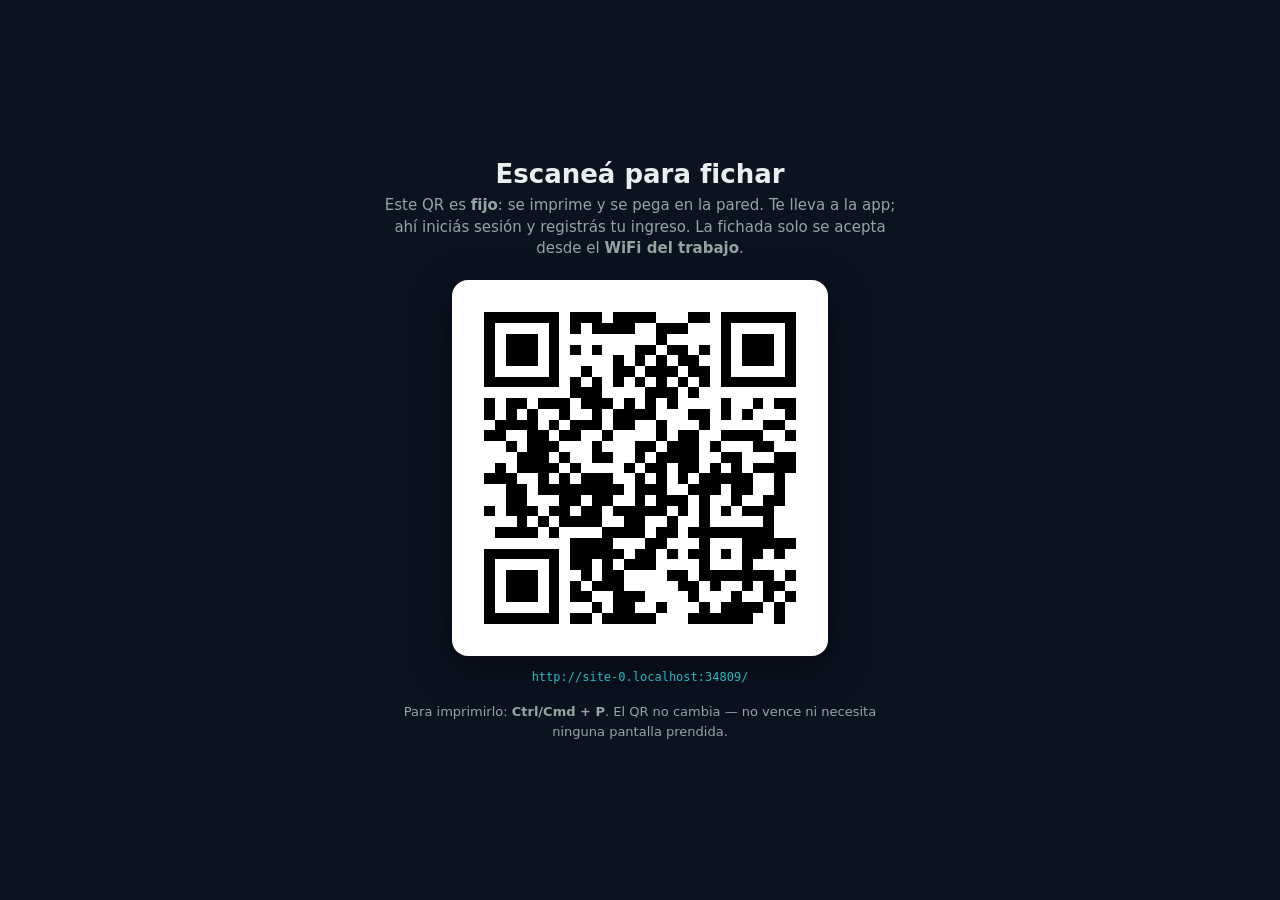
<file: qr-fichada.html>
<!DOCTYPE html>
<html lang="es">
<head>
<meta charset="utf-8">
<meta name="viewport" content="width=device-width, initial-scale=1">
<title>QR de ingreso · Producción</title>
<style>
  :root{ --bg:#0b1220; --ink:#e8f0ef; --muted:#94a5a4; --accent:#2bb7bf; }
  *{box-sizing:border-box}
  body{margin:0;min-height:100vh;background:var(--bg);color:var(--ink);
    font-family:system-ui,-apple-system,"Segoe UI",Roboto,Arial,sans-serif;
    display:flex;flex-direction:column;align-items:center;justify-content:center;padding:24px;text-align:center;}
  h1{font-size:26px;margin:0 0 6px;}
  p{color:var(--muted);font-size:15px;margin:0 0 20px;max-width:520px;line-height:1.45;}
  #qr{background:#fff;padding:18px;border-radius:16px;display:inline-block;box-shadow:0 12px 40px rgba(0,0,0,.5);}
  #qr img{display:block;width:min(72vw,340px);height:auto;image-rendering:pixelated;}
  .url{margin-top:14px;font-family:ui-monospace,Menlo,Consolas,monospace;font-size:12px;color:var(--accent);word-break:break-all;max-width:520px;}
  .note{margin-top:18px;font-size:13px;color:var(--muted);max-width:520px;line-height:1.5;}
  @media print{ body{background:#fff;color:#000;} #qr{box-shadow:none;} .note{display:none;} }
</style>
</head>
<body>
  <h1>Escaneá para fichar</h1>
  <p>Este QR es <b>fijo</b>: se imprime y se pega en la pared. Te lleva a la app;
     ahí iniciás sesión y registrás tu ingreso. La fichada solo se acepta desde el
     <b>WiFi del trabajo</b>.</p>
  <div id="qr"></div>
  <div class="url" id="url"></div>
  <div class="note">Para imprimirlo: <b>Ctrl/Cmd + P</b>. El QR no cambia — no vence
     ni necesita ninguna pantalla prendida.</div>

<script src="qrcode.js"></script>
<script>
  // El QR apunta a la raíz de la app (esta misma carpeta). Al abrirla, el operario
  // inicia sesión y el gate le pide fichar el ingreso (validado por la IP del WiFi).
  var URL_APP = location.origin + location.pathname.replace(/qr-fichada\.html$/, "");
  document.getElementById("url").textContent = URL_APP;
  try {
    var qr = qrcode(0, "M");
    qr.addData(URL_APP);
    qr.make();
    document.getElementById("qr").innerHTML = qr.createImgTag(6, 8);
  } catch (e) {
    document.getElementById("qr").textContent = "No se pudo generar el QR: " + e;
  }
</script>
</body>
</html>
</file>
<file: fichada.css>
:root {
  --green: #0f9d58;
  --green-dark: #0b8043;
  --green-soft: #e6f4ea;
  --text: #202124;
  --text-soft: #5f6368;
  --border: #dadce0;
  --bg: #f0ebf8;
  --card: #ffffff;
  --error: #d93025;
  --link: #1a73e8;
}

* {
  box-sizing: border-box;
}

html,
body {
  margin: 0;
  padding: 0;
  background: var(--bg);
  color: var(--text);
  font-family: "Google Sans", Roboto, Arial, sans-serif;
  font-size: 14px;
  line-height: 1.5;
}

.form-wrap {
  max-width: 640px;
  margin: 0 auto;
  padding: 14px 12px 80px;
}

.form-card {
  background: var(--card);
  border: 1px solid var(--border);
  border-radius: 8px;
  margin-bottom: 12px;
  overflow: hidden;
}

.form-card__body {
  padding: 24px;
}

.form-card--title .form-card__accent {
  height: 10px;
  background: var(--green);
}

.form-title {
  margin: 0 0 12px;
  font-size: 32px;
  font-weight: 400;
  line-height: 1.25;
}

.form-account {
  margin: 0 0 14px;
  color: var(--text-soft);
  font-size: 14px;
}

.form-account .link,
.btn-link {
  background: none;
  border: 0;
  padding: 0;
  color: var(--link);
  cursor: pointer;
  font: inherit;
}

.form-account .link:hover,
.btn-link:hover {
  text-decoration: underline;
}

.form-required-note {
  margin: 16px 0 0;
  color: var(--error);
  font-size: 13px;
}

.question-label {
  display: block;
  margin: 0 0 16px;
  font-size: 16px;
  font-weight: 500;
  color: var(--text);
}

.req {
  color: var(--error);
  margin-left: 2px;
}

.text-input {
  width: 100%;
  max-width: 360px;
  border: 0;
  border-bottom: 1px solid var(--border);
  padding: 6px 0 8px;
  font: inherit;
  background: transparent;
  outline: none;
  transition: border-color 0.15s ease;
}

.text-input:focus {
  border-bottom: 2px solid var(--green);
  padding-bottom: 7px;
}

.checkbox-row,
.radio-row {
  display: flex;
  align-items: center;
  gap: 12px;
  padding: 10px 4px;
  cursor: pointer;
  color: var(--text);
  border-radius: 4px;
}

.checkbox-row {
  margin-top: 12px;
}

.checkbox-row:hover,
.radio-row:hover {
  background: rgba(15, 157, 88, 0.06);
}

.checkbox-row input,
.radio-row input {
  accent-color: var(--green);
  width: 18px;
  height: 18px;
  margin: 0;
}

.radio-list {
  margin: 0;
  padding: 0;
  list-style: none;
}

.radio-list li + li {
  margin-top: 2px;
}

.form-actions {
  display: flex;
  align-items: center;
  justify-content: space-between;
  padding: 8px 4px 0;
}

.btn-primary {
  background: var(--green);
  color: #fff;
  border: 0;
  border-radius: 4px;
  padding: 10px 22px;
  font: inherit;
  font-weight: 500;
  cursor: pointer;
  box-shadow: 0 1px 2px rgba(60, 64, 67, 0.3);
  transition: background 0.15s ease, box-shadow 0.15s ease;
}

.btn-primary:hover {
  background: var(--green-dark);
  box-shadow: 0 1px 3px rgba(60, 64, 67, 0.4);
}

.btn-primary:disabled {
  opacity: 0.6;
  cursor: progress;
}

.btn-link {
  color: var(--green-dark);
  font-weight: 500;
}

.error-msg {
  margin: 8px 0 0;
  color: var(--error);
  font-size: 12px;
}

.form-status {
  margin: 16px 4px 0;
  min-height: 20px;
  font-size: 14px;
}

.form-status[data-state="ok"] {
  color: var(--green-dark);
}

.form-status[data-state="error"] {
  color: var(--error);
}

.form-status--banner {
  padding: 20px;
  background: var(--card);
  border: 1px solid var(--border);
  border-radius: 8px;
  font-size: 16px;
  margin-top: 12px;
}

.form-footer {
  margin-top: 8px;
  text-align: center;
  color: var(--text-soft);
  font-size: 12px;
}

@media (max-width: 480px) {
  .form-wrap {
    padding: 0 0 60px;
  }
  .form-card {
    border-radius: 0;
    border-left: 0;
    border-right: 0;
  }
  .form-title {
    font-size: 26px;
  }
  .form-card__body {
    padding: 20px 18px;
  }
}
</file>
